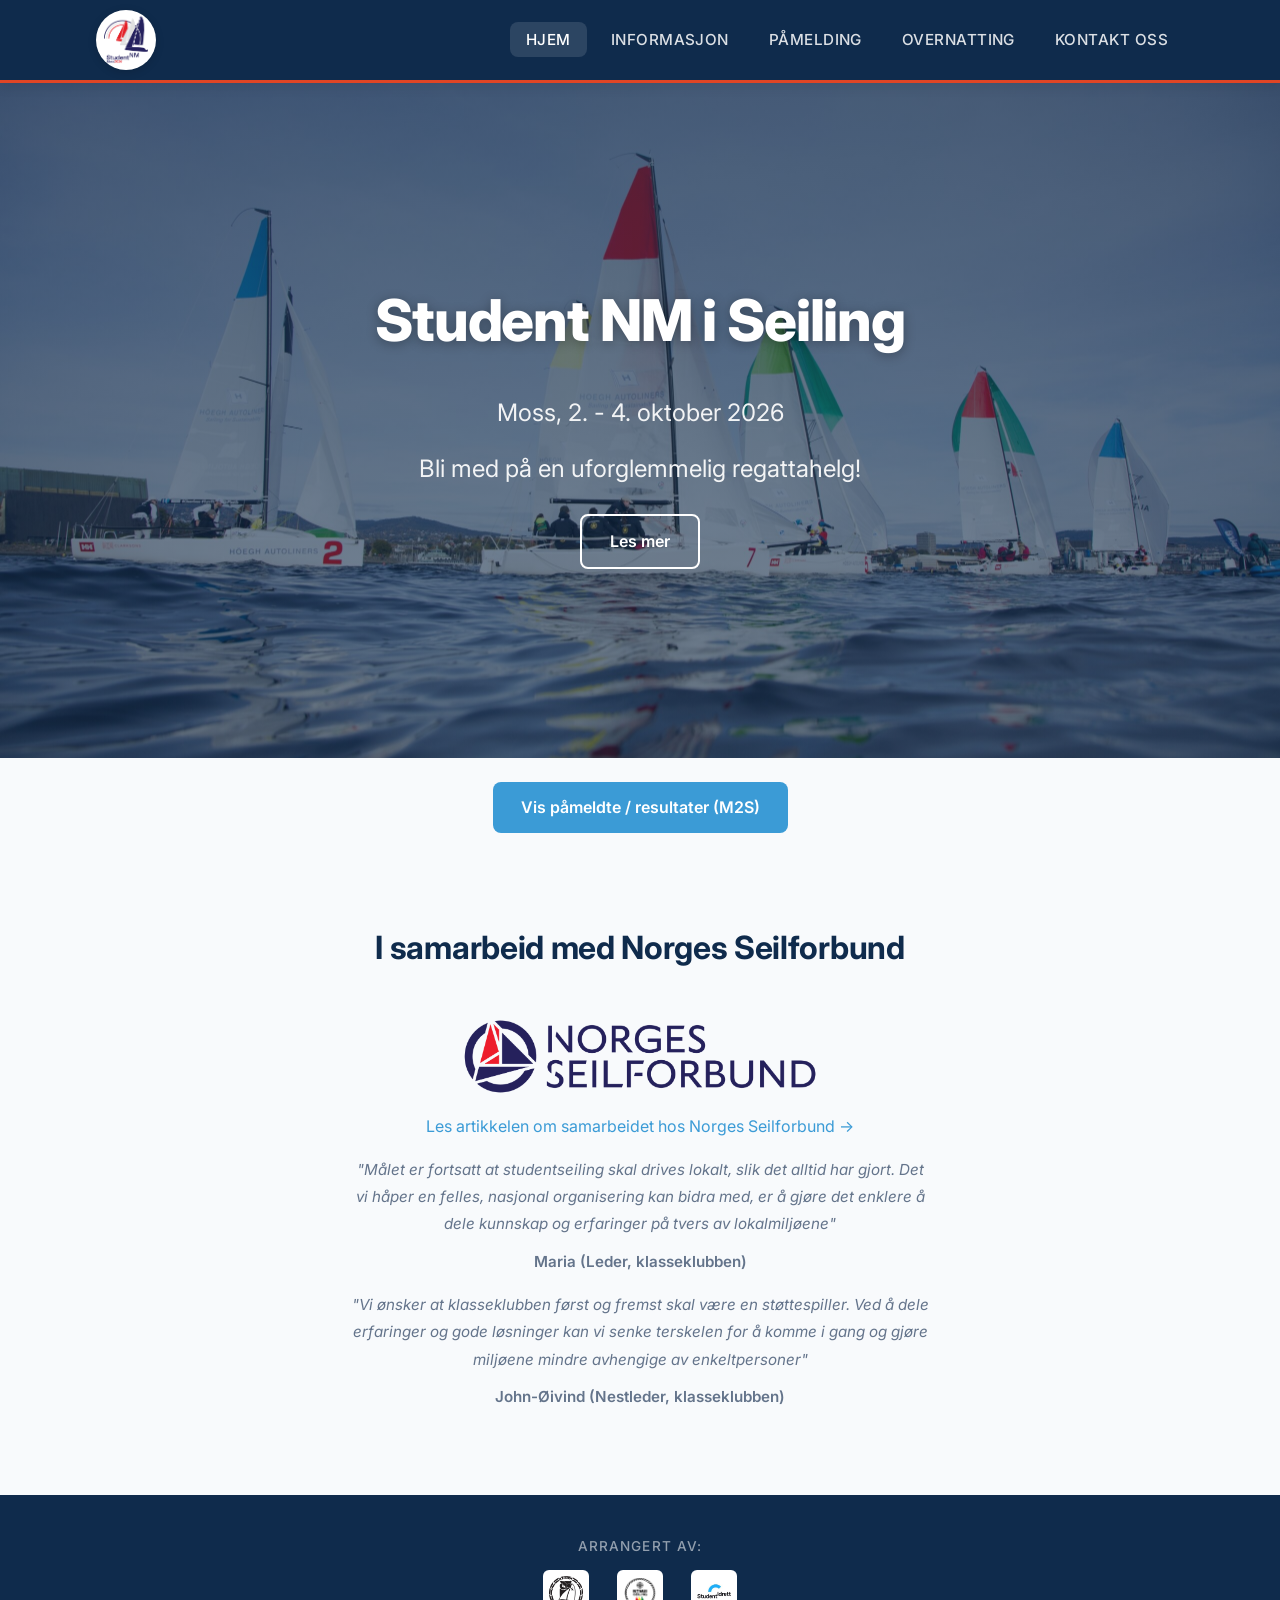
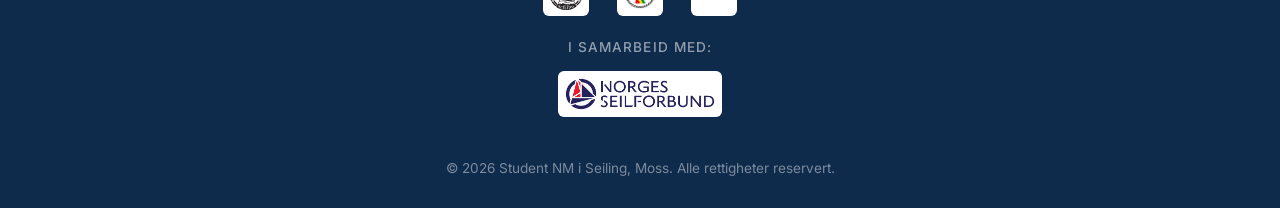
<file: index.htm>
<!DOCTYPE html>
<html lang="no">
<head>
    <link rel="icon" href="images/LogoSNM2026_raster.png">
    <meta charset="UTF-8">
    <meta name="viewport" content="width=device-width, initial-scale=1.0">
    <meta name="description" content="Velkommen til Student NM i Seiling 2026 i Moss, 2.-4. oktober. Informasjon og påmelding.">
    <title>Student NM Seiling 2026 - Moss | Hjem</title>
    <link rel="stylesheet" href="css/style.css">
</head>
<body>
    <header>
        <div class="container">
            <div class="logo-container">
                <a href="./" class="event-logo"><img src="images/LogoSNM2026_raster.png" alt="Student NM Seiling Moss 2026 Logo"></a>
            </div>
            <button class="nav-toggle" aria-label="Meny" onclick="this.classList.toggle('open');document.querySelector('header nav').classList.toggle('open')">
                <span></span><span></span><span></span>
            </button>
            <nav>
                <ul>
                    <li><a href="./" class="active">Hjem</a></li>
                    <li><a href="informasjon.html">Informasjon</a></li>
                    <li><a href="paamelding.html">Påmelding</a></li>
                    <li><a href="overnatting.html">Overnatting</a></li>
                    <li><a href="kontakt.html">Kontakt Oss</a></li>
                </ul>
            </nav>
        </div>
    </header>

    <section class="hero">
        <h1>Student NM i Seiling</h1>
        <p>Moss, 2. - 4. oktober 2026</p>
        <p>Bli med på en uforglemmelig regattahelg!</p>
        <div class="btn-row">
            <!--<a href="paamelding.html" class="btn">Meld på lag</a>-->
            <a href="informasjon.html" class="btn btn-outline">Les mer</a>
        </div>
    </section>

    <div class="action-buttons">
        <a href="https://manage2sail.com/en-US/event/75720243-e863-4494-886d-7391e50c231c#!/" target="_blank" class="btn btn-secondary">Vis påmeldte / resultater (M2S)</a>
    </div>

    <section class="section" id="sponsors">
        <div class="container sponsor-section">
            <h2>I samarbeid med Norges Seilforbund</h2>

            <div class="sponsor-main">
                <img src="images/LogoNSF_raster.png" alt="Norges Seilforbund Logo">
                <p><a href="https://www.norgesseilforbund.org/article/student-nm-i-seiling" target="_blank" rel="noopener noreferrer">Les artikkelen om samarbeidet hos Norges Seilforbund →</a></p>
                <blockquote>
                    "Målet er fortsatt at studentseiling skal drives lokalt, slik det alltid har gjort. Det vi håper en felles, nasjonal organisering kan bidra med, er å gjøre det enklere å dele kunnskap og erfaringer på tvers av lokalmiljøene"
                    <cite>Maria (Leder, klasseklubben)</cite>
                </blockquote>
                <blockquote>
                    "Vi ønsker at klasseklubben først og fremst skal være en støttespiller. Ved å dele erfaringer og gode løsninger kan vi senke terskelen for å komme i gang og gjøre miljøene mindre avhengige av enkeltpersoner"
                    <cite>John-Øivind (Nestleder, klasseklubben)</cite>
                </blockquote>
            </div>
        </div>
    </section>

    <footer>
        <div class="container">
            <div class="organizer-logos">
                <p>Arrangert av:</p>
                <a href="https://bsiseiling.no/" target="_blank"><img src="images/bsi_logo.png" alt="BSI Seiling Logo"></a>
                <a href="https://seiling.ntnui.no/" target="_blank"><img src="images/LogoNTNUI_raster.png" alt="NTNUI Seiling Logo"></a>
                <a href="https://studentidrett.no/" target="_blank" title="Norges Studentidrettsforbund"><img src="images/NSI.jpg" alt="Norges Studentidrettsforbund Logo"></a>
                <p>I samarbeid med:</p>
                <a href="https://www.norgesseilforbund.org" target="_blank" title="Norges Seilforbund"><img src="images/LogoNSF_raster.png" alt="Norges Seilforbund Logo"></a>
            </div>
            <p class="copyright">&copy; 2026 Student NM i Seiling, Moss. Alle rettigheter reservert.</p>
        </div>
    </footer>
</body>
</html>
</file>
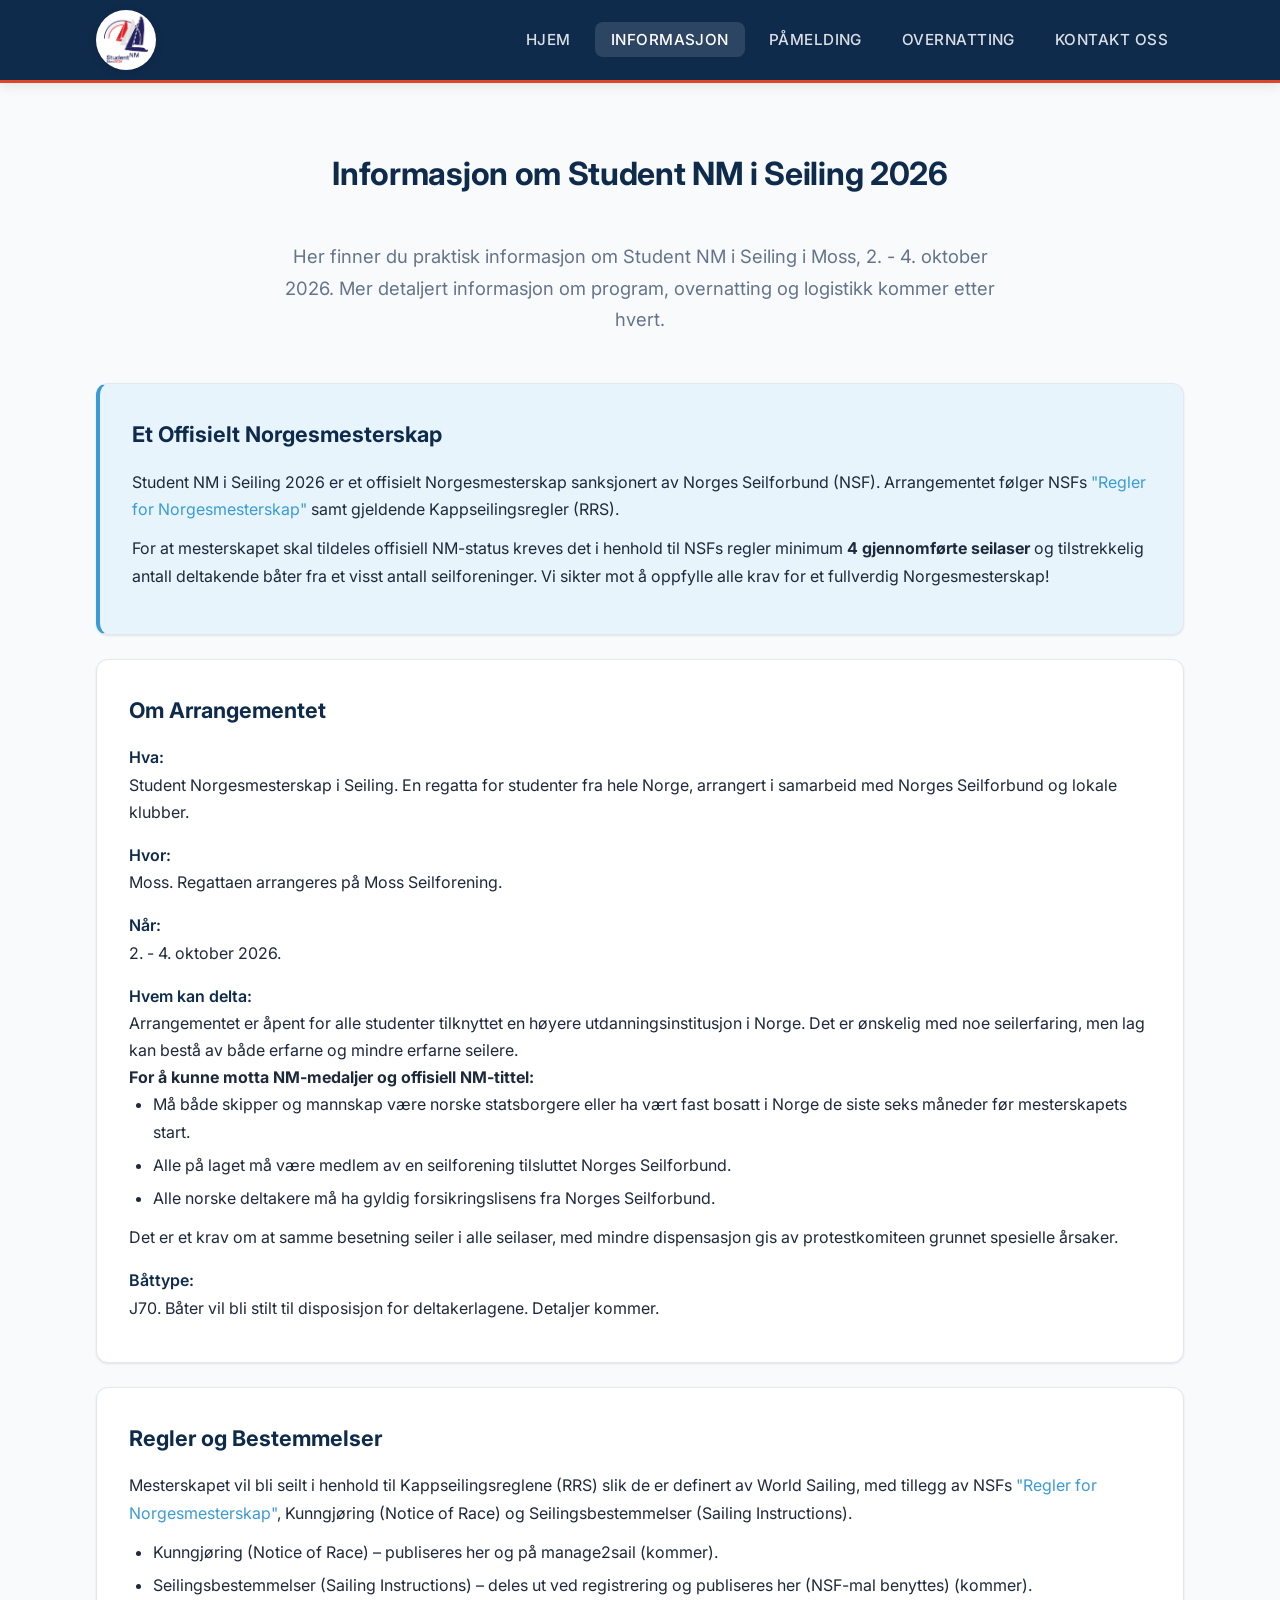
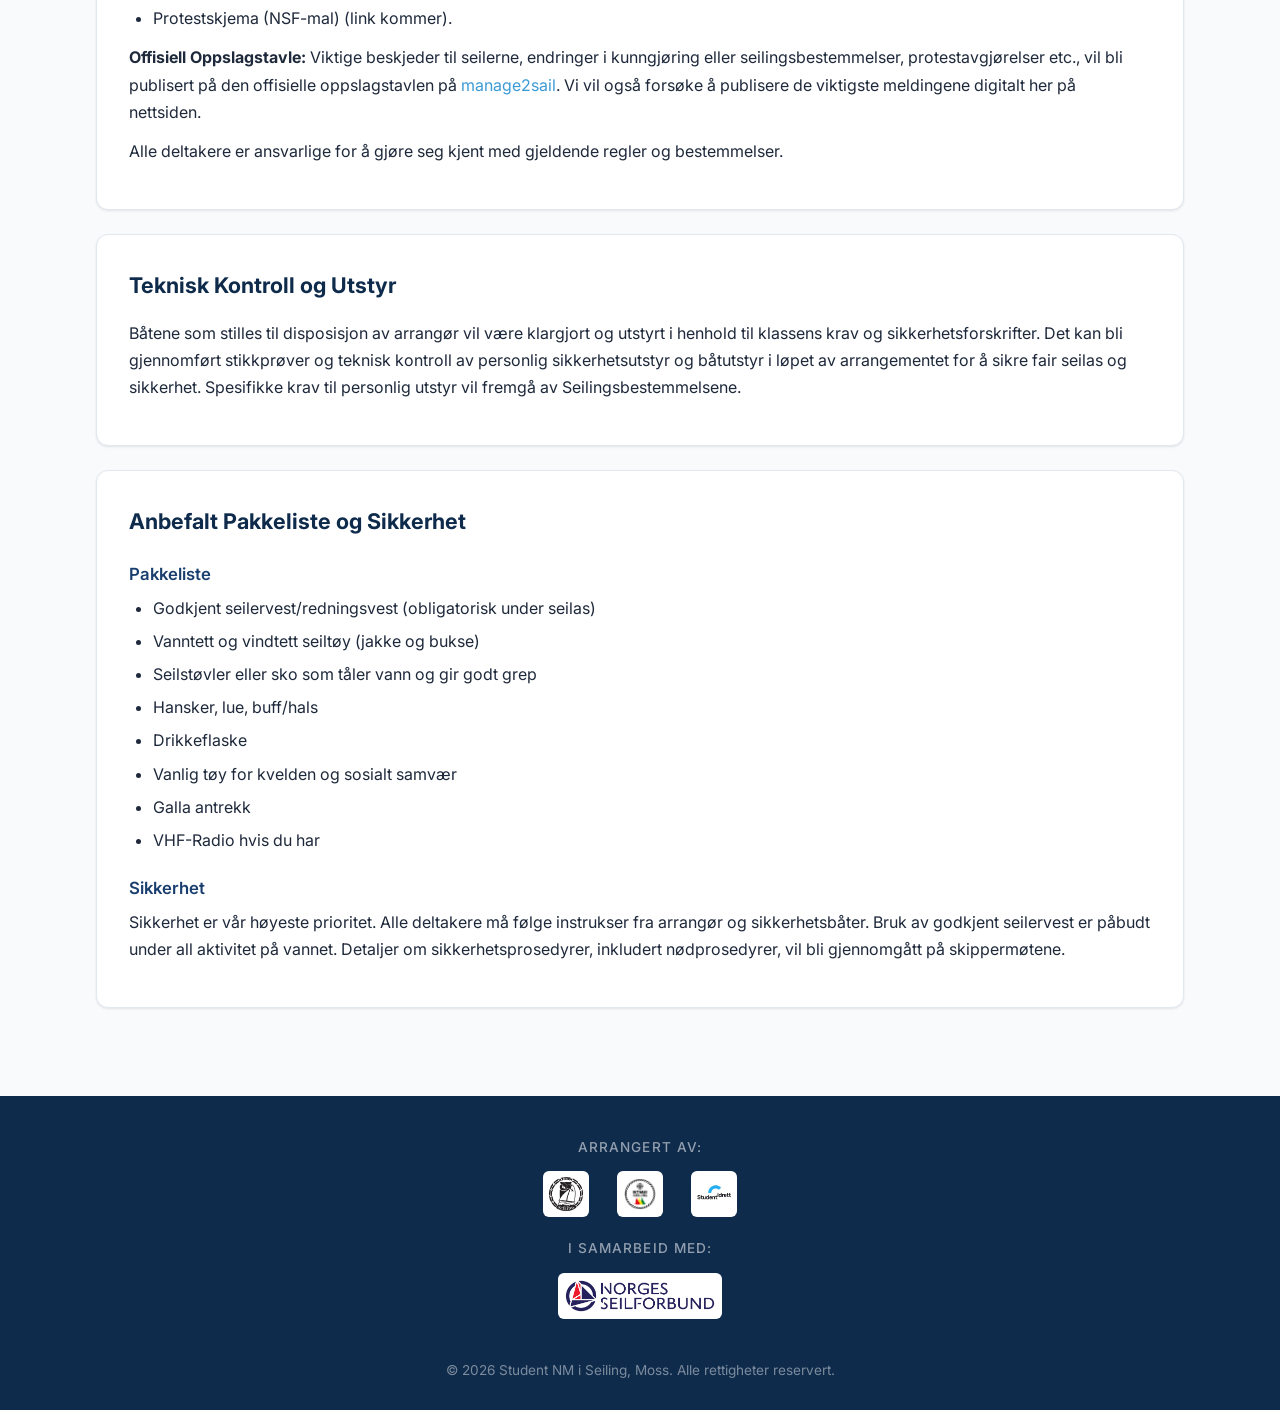
<file: informasjon.html>
<!DOCTYPE html>
<html lang="no">
<head>
    <meta charset="UTF-8">
    <link rel="icon" href="images/LogoSNM2026_raster.png">
    <meta name="viewport" content="width=device-width, initial-scale=1.0">
    <meta name="description" content="Detaljert informasjon om Student NM i Seiling 2026 i Moss, 2.-4. oktober. Regler, sikkerhet og offisiell NM-informasjon.">
    <title>Student NM Seiling 2026 - Moss | Informasjon</title>
    <link rel="stylesheet" href="css/style.css">
</head>
<body>
    <header>
        <div class="container">
            <div class="logo-container">
                <a href="./" class="event-logo"><img src="images/LogoSNM2026_raster.png" alt="Student NM Seiling Moss 2026 Logo"></a>
            </div>
            <button class="nav-toggle" aria-label="Meny" onclick="this.classList.toggle('open');document.querySelector('header nav').classList.toggle('open')">
                <span></span><span></span><span></span>
            </button>
            <nav>
                <ul>
                    <li><a href="./">Hjem</a></li>
                    <li><a href="informasjon.html" class="active">Informasjon</a></li>
                    <li><a href="paamelding.html">Påmelding</a></li>
                    <li><a href="overnatting.html">Overnatting</a></li>
                    <li><a href="kontakt.html">Kontakt Oss</a></li>
                </ul>
            </nav>
        </div>
    </header>

    <main>
        <section class="section">
            <div class="container">
                <h2>Informasjon om Student NM i Seiling 2026</h2>
                <p class="page-intro">Her finner du praktisk informasjon om Student NM i Seiling i Moss, 2. - 4. oktober 2026. Mer detaljert informasjon om program, overnatting og logistikk kommer etter hvert.</p>

                <article id="offisielt-nm" class="info-card highlight">
                    <h3>Et Offisielt Norgesmesterskap</h3>
                    <p>Student NM i Seiling 2026 er et offisielt Norgesmesterskap sanksjonert av Norges Seilforbund (NSF). Arrangementet følger NSFs <a href="https://www.norgesseilforbund.org/for-seilere/stevner/norgesmesterskap" target="_blank" rel="noopener noreferrer">"Regler for Norgesmesterskap"</a> samt gjeldende Kappseilingsregler (RRS).</p>
                    <p>For at mesterskapet skal tildeles offisiell NM-status kreves det i henhold til NSFs regler minimum <strong>4 gjennomførte seilaser</strong> og tilstrekkelig antall deltakende båter fra et visst antall seilforeninger. Vi sikter mot å oppfylle alle krav for et fullverdig Norgesmesterskap!</p>
                </article>

                <article id="om-arrangementet" class="info-card">
                    <h3>Om Arrangementet</h3>
                    <dl>
                        <dt>Hva:</dt>
                        <dd>Student Norgesmesterskap i Seiling. En regatta for studenter fra hele Norge, arrangert i samarbeid med Norges Seilforbund og lokale klubber.</dd>

                        <dt>Hvor:</dt>
                        <dd>Moss. Regattaen arrangeres på Moss Seilforening.</dd>

                        <dt>Når:</dt>
                        <dd>2. - 4. oktober 2026.</dd>

                        <dt>Hvem kan delta:</dt>
                        <dd>
                            Arrangementet er åpent for alle studenter tilknyttet en høyere utdanningsinstitusjon i Norge. Det er ønskelig med noe seilerfaring, men lag kan bestå av både erfarne og mindre erfarne seilere.
                            <br><strong>For å kunne motta NM-medaljer og offisiell NM-tittel:</strong>
                            <ul>
                                <li>Må både skipper og mannskap være norske statsborgere eller ha vært fast bosatt i Norge de siste seks måneder før mesterskapets start.</li>
                                <li>Alle på laget må være medlem av en seilforening tilsluttet Norges Seilforbund.</li>
                                <li>Alle norske deltakere må ha gyldig forsikringslisens fra Norges Seilforbund.</li>
                            </ul>
                            Det er et krav om at samme besetning seiler i alle seilaser, med mindre dispensasjon gis av protestkomiteen grunnet spesielle årsaker.
                        </dd>

                        <dt>Båttype:</dt>
                        <dd>J70. Båter vil bli stilt til disposisjon for deltakerlagene. Detaljer kommer.</dd>
                    </dl>
                </article>

                <article id="regler" class="info-card">
                    <h3>Regler og Bestemmelser</h3>
                    <p>Mesterskapet vil bli seilt i henhold til Kappseilingsreglene (RRS) slik de er definert av World Sailing, med tillegg av NSFs <a href="https://www.norgesseilforbund.org/for-seilere/stevner/norgesmesterskap" target="_blank" rel="noopener noreferrer">"Regler for Norgesmesterskap"</a>, Kunngjøring (Notice of Race) og Seilingsbestemmelser (Sailing Instructions).</p>
                    <ul>
                        <li>Kunngjøring (Notice of Race) – publiseres her og på manage2sail (kommer).</li>
                        <li>Seilingsbestemmelser (Sailing Instructions) – deles ut ved registrering og publiseres her (NSF-mal benyttes) (kommer).</li>
                        <li>Protestskjema (NSF-mal) (link kommer).</li>
                    </ul>
                    <p><strong>Offisiell Oppslagstavle:</strong> Viktige beskjeder til seilerne, endringer i kunngjøring eller seilingsbestemmelser, protestavgjørelser etc., vil bli publisert på den offisielle oppslagstavlen på <a href="https://manage2sail.com/en-US/event/75720243-e863-4494-886d-7391e50c231c#!/" target="_blank" rel="noopener noreferrer">manage2sail</a>. Vi vil også forsøke å publisere de viktigste meldingene digitalt her på nettsiden.</p>
                    <p>Alle deltakere er ansvarlige for å gjøre seg kjent med gjeldende regler og bestemmelser.</p>
                </article>

                <article id="teknisk-kontroll" class="info-card">
                    <h3>Teknisk Kontroll og Utstyr</h3>
                    <p>Båtene som stilles til disposisjon av arrangør vil være klargjort og utstyrt i henhold til klassens krav og sikkerhetsforskrifter. Det kan bli gjennomført stikkprøver og teknisk kontroll av personlig sikkerhetsutstyr og båtutstyr i løpet av arrangementet for å sikre fair seilas og sikkerhet. Spesifikke krav til personlig utstyr vil fremgå av Seilingsbestemmelsene.</p>
                </article>

                <article id="pakkeliste-sikkerhet" class="info-card">
                    <h3>Anbefalt Pakkeliste og Sikkerhet</h3>
                    <h4>Pakkeliste</h4>
                    <ul>
                        <li>Godkjent seilervest/redningsvest (obligatorisk under seilas)</li>
                        <li>Vanntett og vindtett seiltøy (jakke og bukse)</li>
                        <li>Seilstøvler eller sko som tåler vann og gir godt grep</li>
                        <li>Hansker, lue, buff/hals</li>
                        <li>Drikkeflaske</li>
                        <li>Vanlig tøy for kvelden og sosialt samvær</li>
                        <li>Galla antrekk</li>
                        <li>VHF-Radio hvis du har</li>
                    </ul>
                    <h4>Sikkerhet</h4>
                    <p>Sikkerhet er vår høyeste prioritet. Alle deltakere må følge instrukser fra arrangør og sikkerhetsbåter. Bruk av godkjent seilervest er påbudt under all aktivitet på vannet. Detaljer om sikkerhetsprosedyrer, inkludert nødprosedyrer, vil bli gjennomgått på skippermøtene.</p>
                </article>

            </div>
        </section>
    </main>

    <footer>
        <div class="container">
            <div class="organizer-logos">
                <p>Arrangert av:</p>
                <a href="https://bsiseiling.no/" target="_blank"><img src="images/bsi_logo.png" alt="BSI Seiling Logo"></a>
                <a href="https://seiling.ntnui.no/" target="_blank"><img src="images/LogoNTNUI_raster.png" alt="NTNUI Seiling Logo"></a>
                <a href="https://studentidrett.no/" target="_blank" title="Norges Studentidrettsforbund"><img src="images/NSI.jpg" alt="Norges Studentidrettsforbund Logo"></a>
                <p>I samarbeid med:</p>
                <a href="https://www.norgesseilforbund.org" target="_blank" title="Norges Seilforbund"><img src="images/LogoNSF_raster.png" alt="Norges Seilforbund Logo"></a>
            </div>
            <p class="copyright">&copy; 2026 Student NM i Seiling, Moss. Alle rettigheter reservert.</p>
        </div>
    </footer>
</body>
</html>
</file>
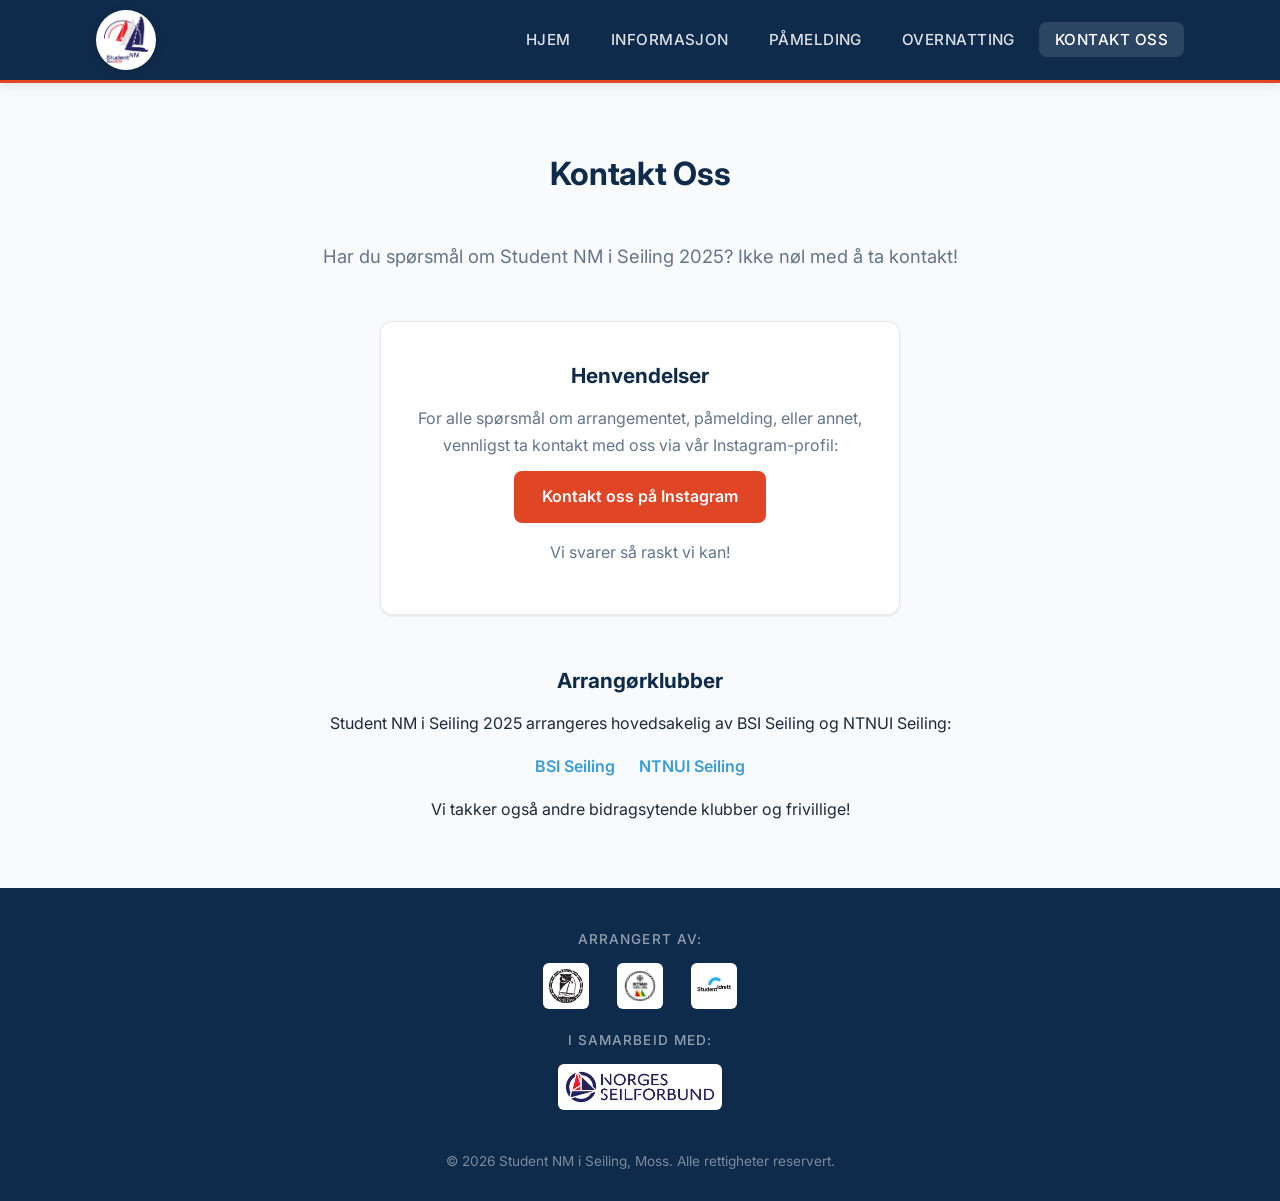
<file: kontakt.html>
<!DOCTYPE html>
<html lang="no">
<head>
    <meta charset="UTF-8">
    <link rel="icon" href="images/LogoSNM2026_raster.png">
    <meta name="viewport" content="width=device-width, initial-scale=1.0">
    <meta name="description" content="Kontaktinformasjon for Student NM i Seiling 2025 i Ålesund.">
    <title>Student NM Seiling 2025 - Ålesund | Kontakt Oss</title>
    <link rel="stylesheet" href="css/style.css">
</head>
<body>
    <header>
        <div class="container">
            <div class="logo-container">
                <a href="./" class="event-logo"><img src="images/LogoSNM2026_raster.png" alt="Student NM Seiling Moss 2026 Logo"></a>
            </div>
            <button class="nav-toggle" aria-label="Meny" onclick="this.classList.toggle('open');document.querySelector('header nav').classList.toggle('open')">
                <span></span><span></span><span></span>
            </button>
            <nav>
                <ul>
                    <li><a href="./">Hjem</a></li>
                    <li><a href="informasjon.html">Informasjon</a></li>
                    <li><a href="paamelding.html">Påmelding</a></li>
                    <li><a href="overnatting.html">Overnatting</a></li>
                    <li><a href="kontakt.html" class="active">Kontakt Oss</a></li>
                </ul>
            </nav>
        </div>
    </header>

    <main>
        <section class="section">
            <div class="container">
                <h2>Kontakt Oss</h2>
                <p class="page-intro">Har du spørsmål om Student NM i Seiling 2025? Ikke nøl med å ta kontakt!</p>

                <div class="contact-card">
                    <h3>Henvendelser</h3>
                    <p>For alle spørsmål om arrangementet, påmelding, eller annet, vennligst ta kontakt med oss via vår Instagram-profil:</p>
                    <a href="https://www.instagram.com/snmseiling/" target="_blank" rel="noopener noreferrer" class="btn">Kontakt oss på Instagram</a>
                    <p style="margin-top: 16px;">Vi svarer så raskt vi kan!</p>
                </div>

                <div class="clubs-section">
                    <h3>Arrangørklubber</h3>
                    <p>Student NM i Seiling 2025 arrangeres hovedsakelig av BSI Seiling og NTNUI Seiling:</p>
                    <ul>
                        <li><a href="https://bsiseiling.no/" target="_blank">BSI Seiling</a></li>
                        <li><a href="https://seiling.ntnui.no/" target="_blank">NTNUI Seiling</a></li>
                    </ul>
                    <p>Vi takker også andre bidragsytende klubber og frivillige!</p>
                </div>
            </div>
        </section>
    </main>

    <footer>
        <div class="container">
            <div class="organizer-logos">
                <p>Arrangert av:</p>
                <a href="https://bsiseiling.no/" target="_blank"><img src="images/bsi_logo.png" alt="BSI Seiling Logo"></a>
                <a href="https://seiling.ntnui.no/" target="_blank"><img src="images/LogoNTNUI_raster.png" alt="NTNUI Seiling Logo"></a>
                <a href="https://studentidrett.no/" target="_blank" title="Norges Studentidrettsforbund"><img src="images/NSI.jpg" alt="Norges Studentidrettsforbund Logo"></a>
                <p>I samarbeid med:</p>
                <a href="https://www.norgesseilforbund.org" target="_blank" title="Norges Seilforbund"><img src="images/LogoNSF_raster.png" alt="Norges Seilforbund Logo"></a>
            </div>
            <p class="copyright">&copy; 2026 Student NM i Seiling, Moss. Alle rettigheter reservert.</p>
        </div>
    </footer>
</body>
</html>
</file>
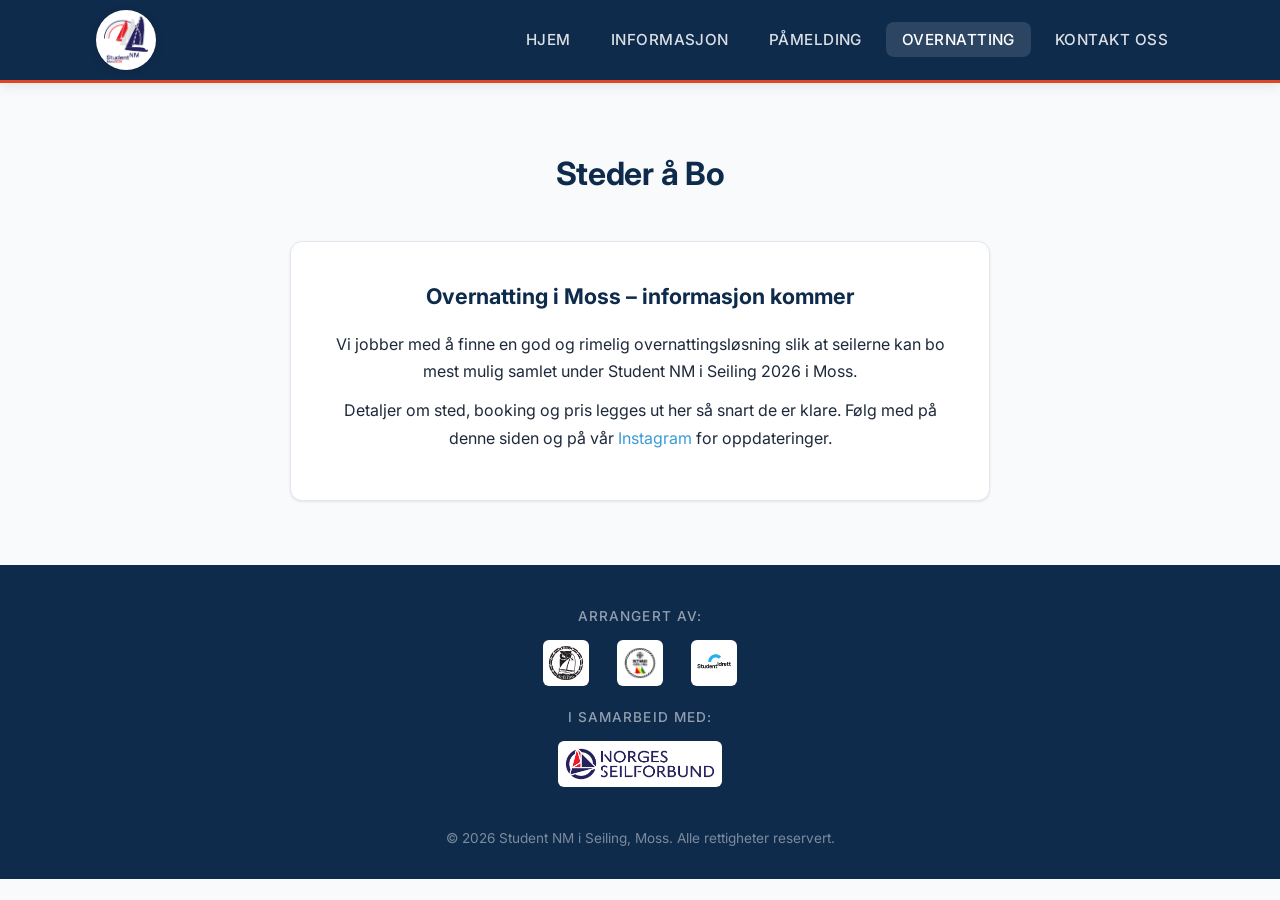
<file: overnatting.html>
<!DOCTYPE html>
<html lang="no">
<head>
    <meta charset="UTF-8">
    <link rel="icon" href="images/LogoSNM2026_raster.png">
    <meta name="viewport" content="width=device-width, initial-scale=1.0">
    <meta name="description" content="Informasjon om overnatting for Student NM i Seiling 2026 i Moss.">
    <title>Student NM Seiling 2026 - Moss | Overnatting</title>
    <link rel="stylesheet" href="css/style.css">
</head>
<body>
    <header>
        <div class="container">
            <div class="logo-container">
                <a href="./" class="event-logo"><img src="images/LogoSNM2026_raster.png" alt="Student NM Seiling Moss 2026 Logo"></a>
            </div>
            <button class="nav-toggle" aria-label="Meny" onclick="this.classList.toggle('open');document.querySelector('header nav').classList.toggle('open')">
                <span></span><span></span><span></span>
            </button>
            <nav>
                <ul>
                    <li><a href="./">Hjem</a></li>
                    <li><a href="informasjon.html">Informasjon</a></li>
                    <li><a href="paamelding.html">Påmelding</a></li>
                    <li><a href="overnatting.html" class="active">Overnatting</a></li>
                    <li><a href="kontakt.html">Kontakt Oss</a></li>
                </ul>
            </nav>
        </div>
    </header>

    <main>
        <section class="section">
            <div class="container">
                <h2>Steder å Bo</h2>

                <div class="accommodation-card">
                    <h3>Overnatting i Moss – informasjon kommer</h3>
                    <p>Vi jobber med å finne en god og rimelig overnattingsløsning slik at seilerne kan bo mest mulig samlet under Student NM i Seiling 2026 i Moss.</p>
                    <p>Detaljer om sted, booking og pris legges ut her så snart de er klare. Følg med på denne siden og på vår <a href="https://www.instagram.com/snmseiling/" target="_blank" rel="noopener noreferrer">Instagram</a> for oppdateringer.</p>
                </div>

            </div>
        </section>
    </main>

    <footer>
        <div class="container">
            <div class="organizer-logos">
                <p>Arrangert av:</p>
                <a href="https://bsiseiling.no/" target="_blank"><img src="images/bsi_logo.png" alt="BSI Seiling Logo"></a>
                <a href="https://seiling.ntnui.no/" target="_blank"><img src="images/LogoNTNUI_raster.png" alt="NTNUI Seiling Logo"></a>
                <a href="https://studentidrett.no/" target="_blank" title="Norges Studentidrettsforbund"><img src="images/NSI.jpg" alt="Norges Studentidrettsforbund Logo"></a>
                <p>I samarbeid med:</p>
                <a href="https://www.norgesseilforbund.org" target="_blank" title="Norges Seilforbund"><img src="images/LogoNSF_raster.png" alt="Norges Seilforbund Logo"></a>
            </div>
            <p class="copyright">&copy; 2026 Student NM i Seiling, Moss. Alle rettigheter reservert.</p>
        </div>
    </footer>
</body>
</html>
</file>
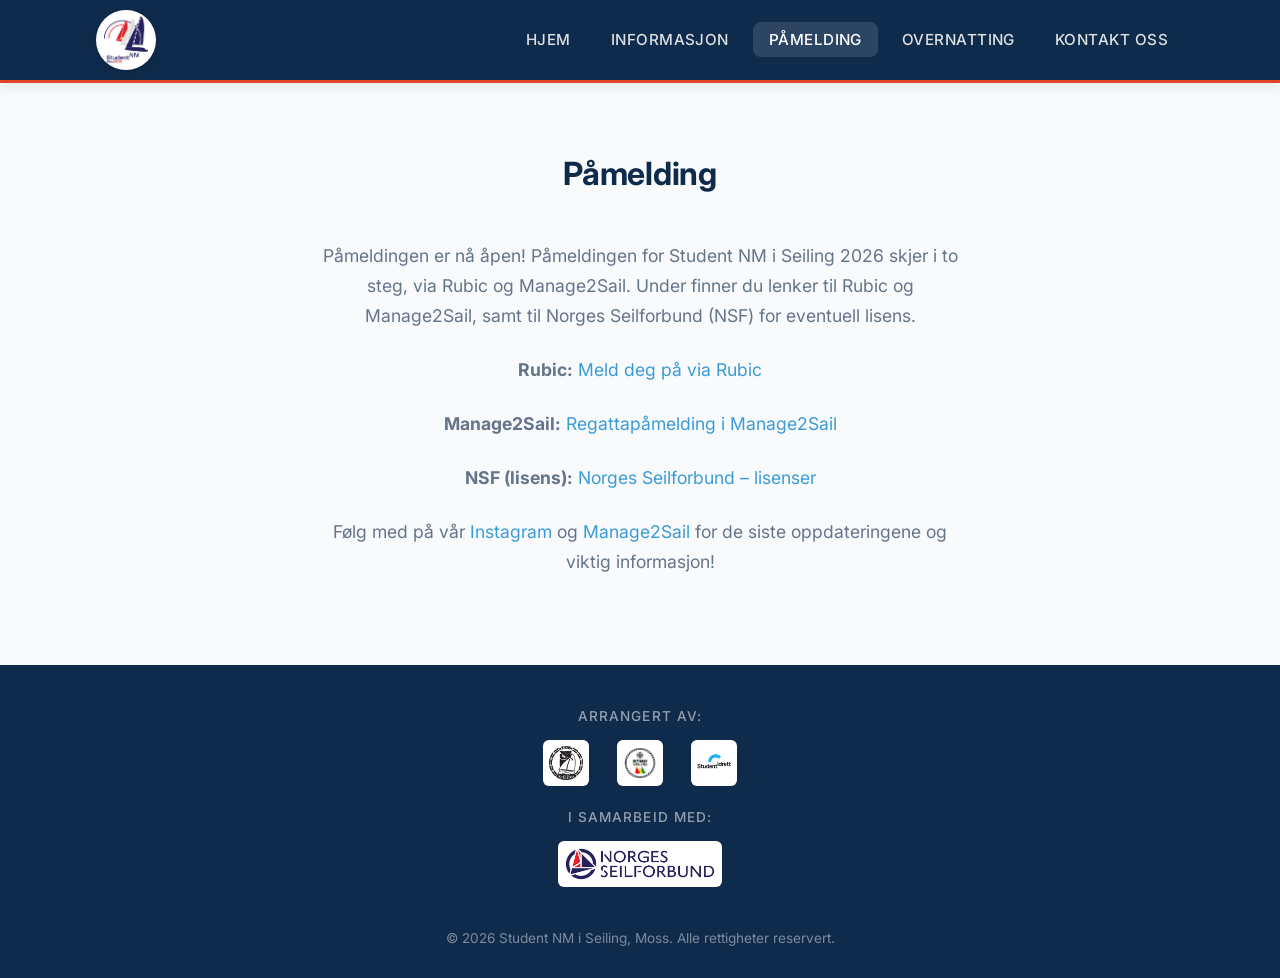
<file: paamelding.html>
<!DOCTYPE html>
<html lang="no">
<head>
    <meta charset="UTF-8">
    <link rel="icon" href="images/LogoSNM2026_raster.png">
    <meta name="viewport" content="width=device-width, initial-scale=1.0">
    <meta name="description" content="Påmelding til Student NM i Seiling 2026 i Moss, 2.-4. oktober. Påmelding via Rubic og Manage2Sail.">
    <title>Student NM Seiling 2026 - Moss | Påmelding</title>
    <link rel="stylesheet" href="css/style.css">
</head>
<body>
    <header>
        <div class="container">
            <div class="logo-container">
                <a href="./" class="event-logo"><img src="images/LogoSNM2026_raster.png" alt="Student NM Seiling Moss 2026 Logo"></a>
            </div>
            <button class="nav-toggle" aria-label="Meny" onclick="this.classList.toggle('open');document.querySelector('header nav').classList.toggle('open')">
                <span></span><span></span><span></span>
            </button>
            <nav>
                <ul>
                    <li><a href="./">Hjem</a></li>
                    <li><a href="informasjon.html">Informasjon</a></li>
                    <li><a href="paamelding.html" class="active">Påmelding</a></li>
                    <li><a href="overnatting.html">Overnatting</a></li>
                    <li><a href="kontakt.html">Kontakt Oss</a></li>
                </ul>
            </nav>
        </div>
    </header>

    <main>
        <section class="section">
            <div class="container">
                <h2>Påmelding</h2>
                <div class="signup-content">
                    <p>Påmeldingen er nå åpen! Påmeldingen for Student NM i Seiling 2026 skjer i to steg, via Rubic og Manage2Sail. Under finner du lenker til Rubic og Manage2Sail, samt til Norges Seilforbund (NSF) for eventuell lisens.</p>
                    <p><strong>Rubic:</strong> <a href="https://event.rubic.no/organization/43894/event/200129" target="_blank" rel="noopener noreferrer">Meld deg på via Rubic</a></p>
                    <p><strong>Manage2Sail:</strong> <a href="https://manage2sail.com/en-US/event/75720243-e863-4494-886d-7391e50c231c#!/" target="_blank" rel="noopener noreferrer">Regattapåmelding i Manage2Sail</a></p>
                    <p><strong>NSF (lisens):</strong> <a href="https://www.norgesseilforbund.org/for-seilere/lisenser" target="_blank" rel="noopener noreferrer">Norges Seilforbund – lisenser</a></p>
                    <p>Følg med på vår
                        <a href="https://www.instagram.com/snmseiling/" target="_blank" rel="noopener noreferrer">Instagram</a> og
                        <a href="https://manage2sail.com/en-US/event/75720243-e863-4494-886d-7391e50c231c#!/" target="_blank" rel="noopener noreferrer">Manage2Sail</a>
                        for de siste oppdateringene og viktig informasjon!
                    </p>
                </div>
            </div>
        </section>
    </main>

    <footer>
        <div class="container">
            <div class="organizer-logos">
                <p>Arrangert av:</p>
                <a href="https://bsiseiling.no/" target="_blank"><img src="images/bsi_logo.png" alt="BSI Seiling Logo"></a>
                <a href="https://seiling.ntnui.no/" target="_blank"><img src="images/LogoNTNUI_raster.png" alt="NTNUI Seiling Logo"></a>
                <a href="https://studentidrett.no/" target="_blank" title="Norges Studentidrettsforbund"><img src="images/NSI.jpg" alt="Norges Studentidrettsforbund Logo"></a>
                <p>I samarbeid med:</p>
                <a href="https://www.norgesseilforbund.org" target="_blank" title="Norges Seilforbund"><img src="images/LogoNSF_raster.png" alt="Norges Seilforbund Logo"></a>
            </div>
            <p class="copyright">&copy; 2026 Student NM i Seiling, Moss. Alle rettigheter reservert.</p>
        </div>
    </footer>
</body>
</html>
</file>
<file: css/style.css>
/* ===== MODERN STYLE.CSS — Student NM Seiling 2025 ===== */

/* --- Google Fonts --- */
@import url('https://fonts.googleapis.com/css2?family=Inter:wght@400;500;600;700;800&display=swap');

/* --- CSS Variables --- */
:root {
    --primary:        #0f2b4c;   /* Deep navy */
    --primary-light:  #1a3f6f;
    --secondary:      #e04525;   /* Warm orange-red */
    --secondary-dark: #c13a1e;
    --accent:         #3b9bd6;   /* Bright sea blue */
    --accent-light:   #e8f4fc;
    --text:           #1e293b;
    --text-muted:     #64748b;
    --white:          #ffffff;
    --bg:             #f8fafc;
    --card-bg:        #ffffff;
    --border:         #e2e8f0;
    --shadow-sm:      0 1px 3px rgba(0,0,0,.06), 0 1px 2px rgba(0,0,0,.04);
    --shadow-md:      0 4px 12px rgba(0,0,0,.08);
    --shadow-lg:      0 10px 30px rgba(0,0,0,.10);
    --radius:         12px;
    --radius-sm:      8px;
    --transition:     .25s ease;
    --max-width:      1120px;
}

/* --- Reset & Base --- */
*, *::before, *::after { box-sizing: border-box; margin: 0; padding: 0; }

html { scroll-behavior: smooth; }

body {
    font-family: 'Inter', system-ui, -apple-system, sans-serif;
    background: var(--bg);
    color: var(--text);
    line-height: 1.7;
    -webkit-font-smoothing: antialiased;
}

img { max-width: 100%; height: auto; display: block; }
a   { color: var(--accent); text-decoration: none; transition: color var(--transition); }
a:hover { color: var(--primary); }

/* --- Layout --- */
.container {
    width: 92%;
    max-width: var(--max-width);
    margin: 0 auto;
    padding: 0 16px;
}

/* ============================================================
   HEADER / NAV
   ============================================================ */
header {
    position: sticky;
    top: 0;
    z-index: 100;
    background: var(--primary);
    border-bottom: 3px solid var(--secondary);
    box-shadow: var(--shadow-md);
}

header .container {
    display: flex;
    align-items: center;
    justify-content: space-between;
    padding-top: 10px;
    padding-bottom: 10px;
}

/* Logo circle */
.logo-container { flex-shrink: 0; }

.event-logo {
    display: flex;
    align-items: center;
    justify-content: center;
    width: 60px;
    height: 60px;
    background: var(--white);
    border-radius: 50%;
    box-shadow: 0 2px 8px rgba(0,0,0,.15);
    transition: transform var(--transition);
}
.event-logo:hover { transform: scale(1.05); }
.event-logo img { height: 48px; width: auto; }

/* Desktop nav */
header nav ul {
    list-style: none;
    display: flex;
    gap: 8px;
}

header nav ul li a {
    color: rgba(255,255,255,.85);
    font-weight: 500;
    font-size: .95rem;
    padding: 8px 16px;
    border-radius: var(--radius-sm);
    transition: background var(--transition), color var(--transition);
    text-transform: uppercase;
    letter-spacing: .03em;
}
header nav ul li a:hover,
header nav ul li a.active {
    background: rgba(255,255,255,.12);
    color: #fff;
}

/* Hamburger toggle */
.nav-toggle {
    display: none;
    flex-direction: column;
    gap: 5px;
    background: none;
    border: none;
    cursor: pointer;
    padding: 6px;
    z-index: 110;
}
.nav-toggle span {
    display: block;
    width: 26px;
    height: 3px;
    background: var(--white);
    border-radius: 3px;
    transition: transform var(--transition), opacity var(--transition);
}
.nav-toggle.open span:nth-child(1) { transform: translateY(8px) rotate(45deg); }
.nav-toggle.open span:nth-child(2) { opacity: 0; }
.nav-toggle.open span:nth-child(3) { transform: translateY(-8px) rotate(-45deg); }

/* ============================================================
   HERO
   ============================================================ */
.hero {
    position: relative;
    background: url('../images/hero_background.jpg') no-repeat center center/cover;
    color: var(--white);
    min-height: 75vh;
    display: flex;
    flex-direction: column;
    justify-content: center;
    align-items: center;
    text-align: center;
    padding: 60px 20px;
}
.hero::before {
    content: '';
    position: absolute;
    inset: 0;
    background: linear-gradient(180deg, rgba(15,43,76,.7) 0%, rgba(15,43,76,.55) 100%);
}
.hero > * { position: relative; z-index: 1; }

.hero h1 {
    font-size: clamp(2.2rem, 5vw, 3.6rem);
    font-weight: 800;
    letter-spacing: -.02em;
    margin-bottom: .4em;
    text-shadow: 0 2px 12px rgba(0,0,0,.3);
}
.hero p {
    font-size: clamp(1.1rem, 2.5vw, 1.5rem);
    font-weight: 400;
    margin-bottom: 1rem;
    opacity: .92;
}
.hero .btn-row {
    display: flex;
    gap: 12px;
    flex-wrap: wrap;
    justify-content: center;
    margin-top: .5rem;
}

/* ============================================================
   BUTTONS
   ============================================================ */
.btn {
    display: inline-flex;
    align-items: center;
    gap: 8px;
    font-family: inherit;
    font-weight: 600;
    font-size: 1rem;
    padding: 12px 28px;
    border: none;
    border-radius: var(--radius-sm);
    cursor: pointer;
    text-decoration: none;
    transition: background var(--transition), transform var(--transition), box-shadow var(--transition);
    background: var(--secondary);
    color: var(--white);
}
.btn:hover {
    background: var(--secondary-dark);
    transform: translateY(-2px);
    box-shadow: 0 4px 14px rgba(224,69,37,.35);
    color: var(--white);
}

.btn-secondary {
    background: var(--accent);
    color: var(--white);
}
.btn-secondary:hover {
    background: #2d8ac4;
    box-shadow: 0 4px 14px rgba(59,155,214,.35);
    color: var(--white);
}

.btn-outline {
    background: transparent;
    border: 2px solid var(--white);
    color: var(--white);
}
.btn-outline:hover {
    background: var(--white);
    color: var(--primary);
    box-shadow: none;
}

/* ============================================================
   SECTIONS
   ============================================================ */
.section {
    padding: 64px 0;
}
.section-light {
    background: var(--white);
}
.section h2 {
    text-align: center;
    font-size: 2rem;
    font-weight: 700;
    color: var(--primary);
    margin-bottom: 40px;
    letter-spacing: -.01em;
}

/* ============================================================
   NEWS
   ============================================================ */
.news-grid {
    display: grid;
    grid-template-columns: repeat(auto-fit, minmax(300px, 1fr));
    gap: 24px;
}
.news-item {
    background: var(--card-bg);
    border: 1px solid var(--border);
    padding: 28px;
    border-radius: var(--radius);
    box-shadow: var(--shadow-sm);
    transition: box-shadow var(--transition), transform var(--transition);
}
.news-item:hover {
    box-shadow: var(--shadow-md);
    transform: translateY(-3px);
}
.news-item h3 { color: var(--primary); margin-bottom: .5em; }

.news-placeholder {
    text-align: center;
    color: var(--text-muted);
    font-size: 1.15rem;
    padding: 20px;
}

/* ============================================================
   LIVE TRACKING & IFRAME BUTTONS
   ============================================================ */
.action-buttons {
    display: flex;
    flex-wrap: wrap;
    justify-content: center;
    gap: 14px;
    padding: 24px 0;
}

#iframe-container {
    display: none;
    justify-content: center;
    padding: 0 20px 30px;
}
#iframe-container iframe {
    width: min(90%, 1000px);
    height: 1300px;
    border: none;
    border-radius: var(--radius);
    box-shadow: var(--shadow-md);
}

/* ============================================================
   SPONSORS
   ============================================================ */
.sponsor-section {
    text-align: center;
}
.sponsor-section h3 {
    font-size: 1.15rem;
    color: var(--text-muted);
    text-transform: uppercase;
    letter-spacing: .06em;
    margin: 40px 0 20px;
    font-weight: 600;
}

.sponsor-main {
    display: flex;
    flex-direction: column;
    align-items: center;
    gap: 16px;
    margin-bottom: 20px;
}
.sponsor-main img { max-width: 360px; }
.sponsor-main blockquote {
    font-style: italic;
    color: var(--text-muted);
    max-width: 620px;
    line-height: 1.8;
    font-size: .95rem;
    padding: 0 20px;
}

.sponsor-row {
    display: flex;
    flex-wrap: wrap;
    justify-content: center;
    gap: 36px;
    align-items: center;
}
.sponsor-item a {
    display: flex;
    align-items: center;
    justify-content: center;
    padding: 12px;
    border-radius: var(--radius-sm);
    transition: transform var(--transition), box-shadow var(--transition);
}
.sponsor-item a:hover {
    transform: scale(1.06);
    box-shadow: var(--shadow-sm);
}
.sponsor-item img { max-height: 80px; width: auto; }

/* ============================================================
   INFO PAGES
   ============================================================ */
.page-intro {
    text-align: center;
    font-size: 1.15rem;
    color: var(--text-muted);
    margin-bottom: 48px;
    max-width: 720px;
    margin-left: auto;
    margin-right: auto;
}

.info-card {
    background: var(--card-bg);
    border: 1px solid var(--border);
    border-radius: var(--radius);
    padding: 32px;
    margin-bottom: 24px;
    box-shadow: var(--shadow-sm);
}
.info-card.highlight {
    border-left: 4px solid var(--accent);
    background: var(--accent-light);
}
.info-card h3 {
    font-size: 1.35rem;
    font-weight: 700;
    color: var(--primary);
    margin-bottom: 16px;
}
.info-card h4 {
    font-size: 1.05rem;
    font-weight: 600;
    color: var(--primary-light);
    margin-top: 20px;
    margin-bottom: 6px;
}
.info-card p { margin-bottom: 12px; }
.info-card ul {
    padding-left: 24px;
    margin-bottom: 12px;
}
.info-card ul li { margin-bottom: 6px; }
.info-card dl dt {
    font-weight: 600;
    margin-top: 16px;
    color: var(--primary);
}
.info-card dl dd {
    margin-left: 0;
    margin-bottom: 8px;
}

/* ============================================================
   SCHEDULE / PROGRAM
   ============================================================ */
.schedule { padding: 0 8px; }

.schedule-day {
    font-size: 1.2rem;
    font-weight: 700;
    color: var(--primary);
    margin: 36px 0 16px;
    padding-bottom: 8px;
    border-bottom: 2px solid var(--accent);
    display: inline-block;
}
.schedule-day:first-child { margin-top: 12px; }

.schedule-entry {
    display: grid;
    grid-template-columns: 140px 1fr;
    gap: 12px;
    padding: 14px 0;
    border-bottom: 1px solid var(--border);
    align-items: baseline;
}
.schedule-entry:last-of-type { border-bottom: none; }

.schedule-time {
    font-weight: 600;
    color: var(--secondary);
    font-size: .95rem;
    white-space: nowrap;
}
.schedule-desc {
    color: var(--text);
}
.schedule-desc strong { display: block; margin-bottom: 2px; }

.schedule-note {
    text-align: center;
    font-weight: 600;
    color: var(--text-muted);
    margin-top: 28px;
}

/* ============================================================
   CONTACT
   ============================================================ */
.contact-card {
    background: var(--card-bg);
    border: 1px solid var(--border);
    border-radius: var(--radius);
    padding: 36px;
    max-width: 520px;
    margin: 0 auto 32px;
    text-align: center;
    box-shadow: var(--shadow-sm);
}
.contact-card h3 {
    font-size: 1.3rem;
    color: var(--primary);
    margin-bottom: 12px;
}
.contact-card p { color: var(--text-muted); margin-bottom: 12px; }

.clubs-section {
    text-align: center;
    margin-top: 48px;
}
.clubs-section h3 {
    font-size: 1.3rem;
    color: var(--primary);
    margin-bottom: 12px;
}
.clubs-section ul {
    list-style: none;
    padding: 0;
    display: flex;
    justify-content: center;
    gap: 24px;
    margin: 16px 0;
}
.clubs-section ul li a {
    font-weight: 600;
}

/* ============================================================
   OVERNATTING
   ============================================================ */
.accommodation-card {
    background: var(--card-bg);
    border: 1px solid var(--border);
    border-radius: var(--radius);
    padding: 36px;
    text-align: center;
    box-shadow: var(--shadow-sm);
    max-width: 700px;
    margin: 0 auto;
}
.accommodation-card h3 {
    color: var(--primary);
    font-size: 1.35rem;
    margin-bottom: 16px;
}
.accommodation-card p { margin-bottom: 12px; }
.accommodation-card .btn { margin-top: 8px; }

.accommodation-buttons {
    display: flex;
    flex-wrap: wrap;
    gap: 12px;
    justify-content: center;
    margin-top: 24px;
}

.accommodation-details {
    text-align: left;
    margin-top: 28px;
    padding-top: 24px;
    border-top: 1px solid var(--border);
}

/* ============================================================
   PAAMELDING
   ============================================================ */
.signup-content {
    max-width: 660px;
    margin: 0 auto;
    text-align: center;
}
.signup-content p {
    font-size: 1.1rem;
    margin-bottom: 24px;
    color: var(--text-muted);
}

/* ============================================================
   FORMS
   ============================================================ */
.form-group { margin-bottom: 18px; }
.form-group label {
    display: block;
    margin-bottom: 6px;
    font-weight: 600;
    font-size: .95rem;
}
.form-group input[type="text"],
.form-group input[type="email"],
.form-group input[type="tel"],
.form-group textarea,
.form-group select {
    width: 100%;
    padding: 12px 16px;
    border: 1px solid var(--border);
    border-radius: var(--radius-sm);
    font-family: inherit;
    font-size: 1rem;
    transition: border-color var(--transition), box-shadow var(--transition);
}
.form-group input:focus,
.form-group textarea:focus,
.form-group select:focus {
    outline: none;
    border-color: var(--accent);
    box-shadow: 0 0 0 3px rgba(59,155,214,.15);
}
.form-group textarea { resize: vertical; min-height: 100px; }

/* ============================================================
   FOOTER
   ============================================================ */
footer {
    background: var(--primary);
    color: rgba(255,255,255,.8);
    text-align: center;
    padding: 40px 0 28px;
    margin-top: 0;
}
footer .organizer-logos {
    margin-bottom: 20px;
}
footer .organizer-logos p {
    color: rgba(255,255,255,.55);
    font-size: .85rem;
    text-transform: uppercase;
    letter-spacing: .08em;
    margin-bottom: 12px;
    font-weight: 500;
}
footer .organizer-logos img {
    height: 46px;
    margin: 0 12px 12px;
    display: inline-block;
    border-radius: 6px;
    background: var(--white);
    padding: 6px;
    transition: transform var(--transition);
}
footer .organizer-logos img:hover { transform: scale(1.08); }

footer .copyright {
    font-size: .85rem;
    color: rgba(255,255,255,.45);
    margin-top: 16px;
}

/* ============================================================
   RESPONSIVE
   ============================================================ */
@media (max-width: 768px) {
    .nav-toggle { display: flex; }

    header nav {
        position: fixed;
        top: 0;
        right: -100%;
        width: 280px;
        height: 100vh;
        background: var(--primary);
        padding: 80px 24px 24px;
        transition: right .35s ease;
        box-shadow: -4px 0 20px rgba(0,0,0,.25);
        z-index: 105;
    }
    header nav.open { right: 0; }

    header nav ul {
        flex-direction: column;
        gap: 4px;
    }
    header nav ul li a {
        display: block;
        padding: 14px 16px;
        font-size: 1.05rem;
        border-radius: var(--radius-sm);
    }

    .hero { min-height: 60vh; padding: 40px 16px; }

    .sponsor-row { gap: 20px; }
    .sponsor-item img { max-height: 56px; }
    .sponsor-main img { max-width: 260px; }

    .schedule-entry {
        grid-template-columns: 1fr;
        gap: 4px;
    }

    .info-card { padding: 24px 20px; }
}

@media (max-width: 480px) {
    .hero h1 { font-size: 1.8rem; }
    .hero p   { font-size: 1rem; }
    .section h2 { font-size: 1.6rem; }
}

/* Attribution / sitat i samarbeidsseksjon (SNM 2026) */
.sponsor-main blockquote cite {
    display: block;
    margin-top: 10px;
    font-style: normal;
    font-weight: 600;
    color: var(--text-muted);
}
</file>
